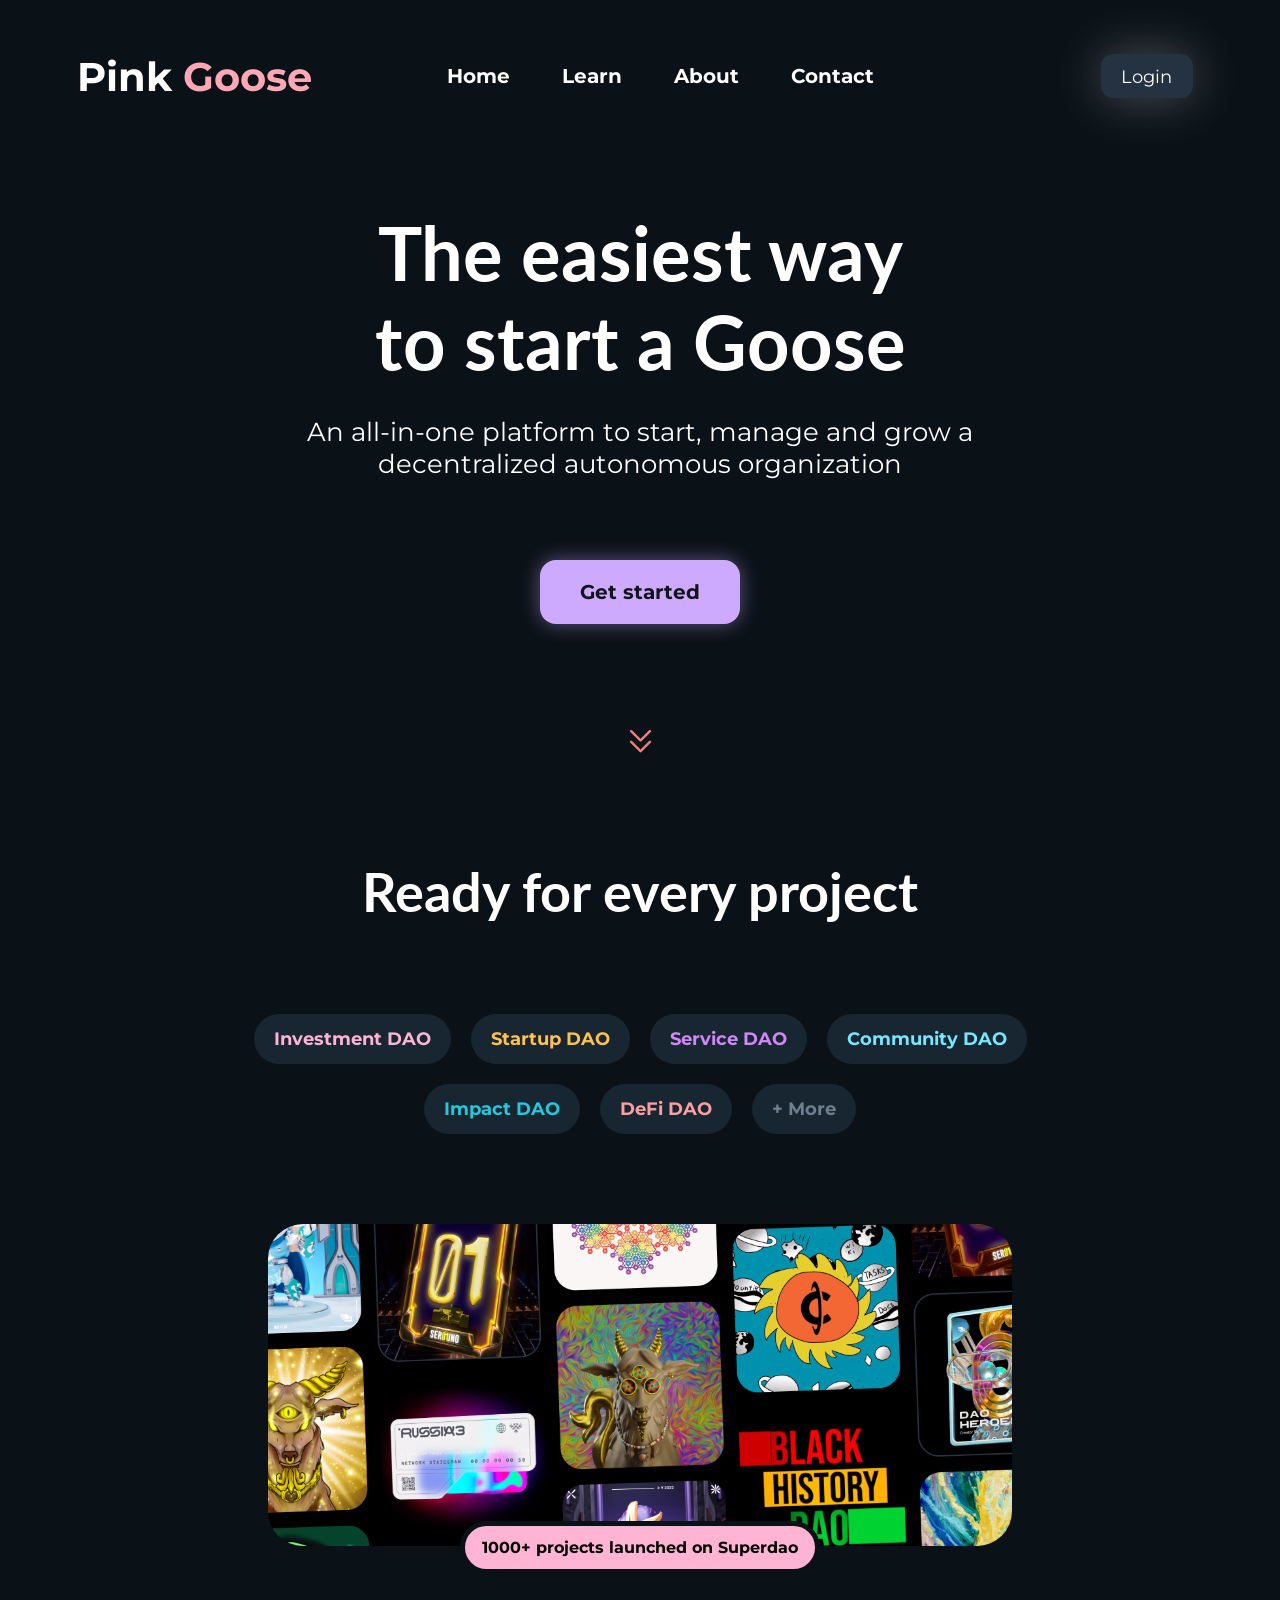
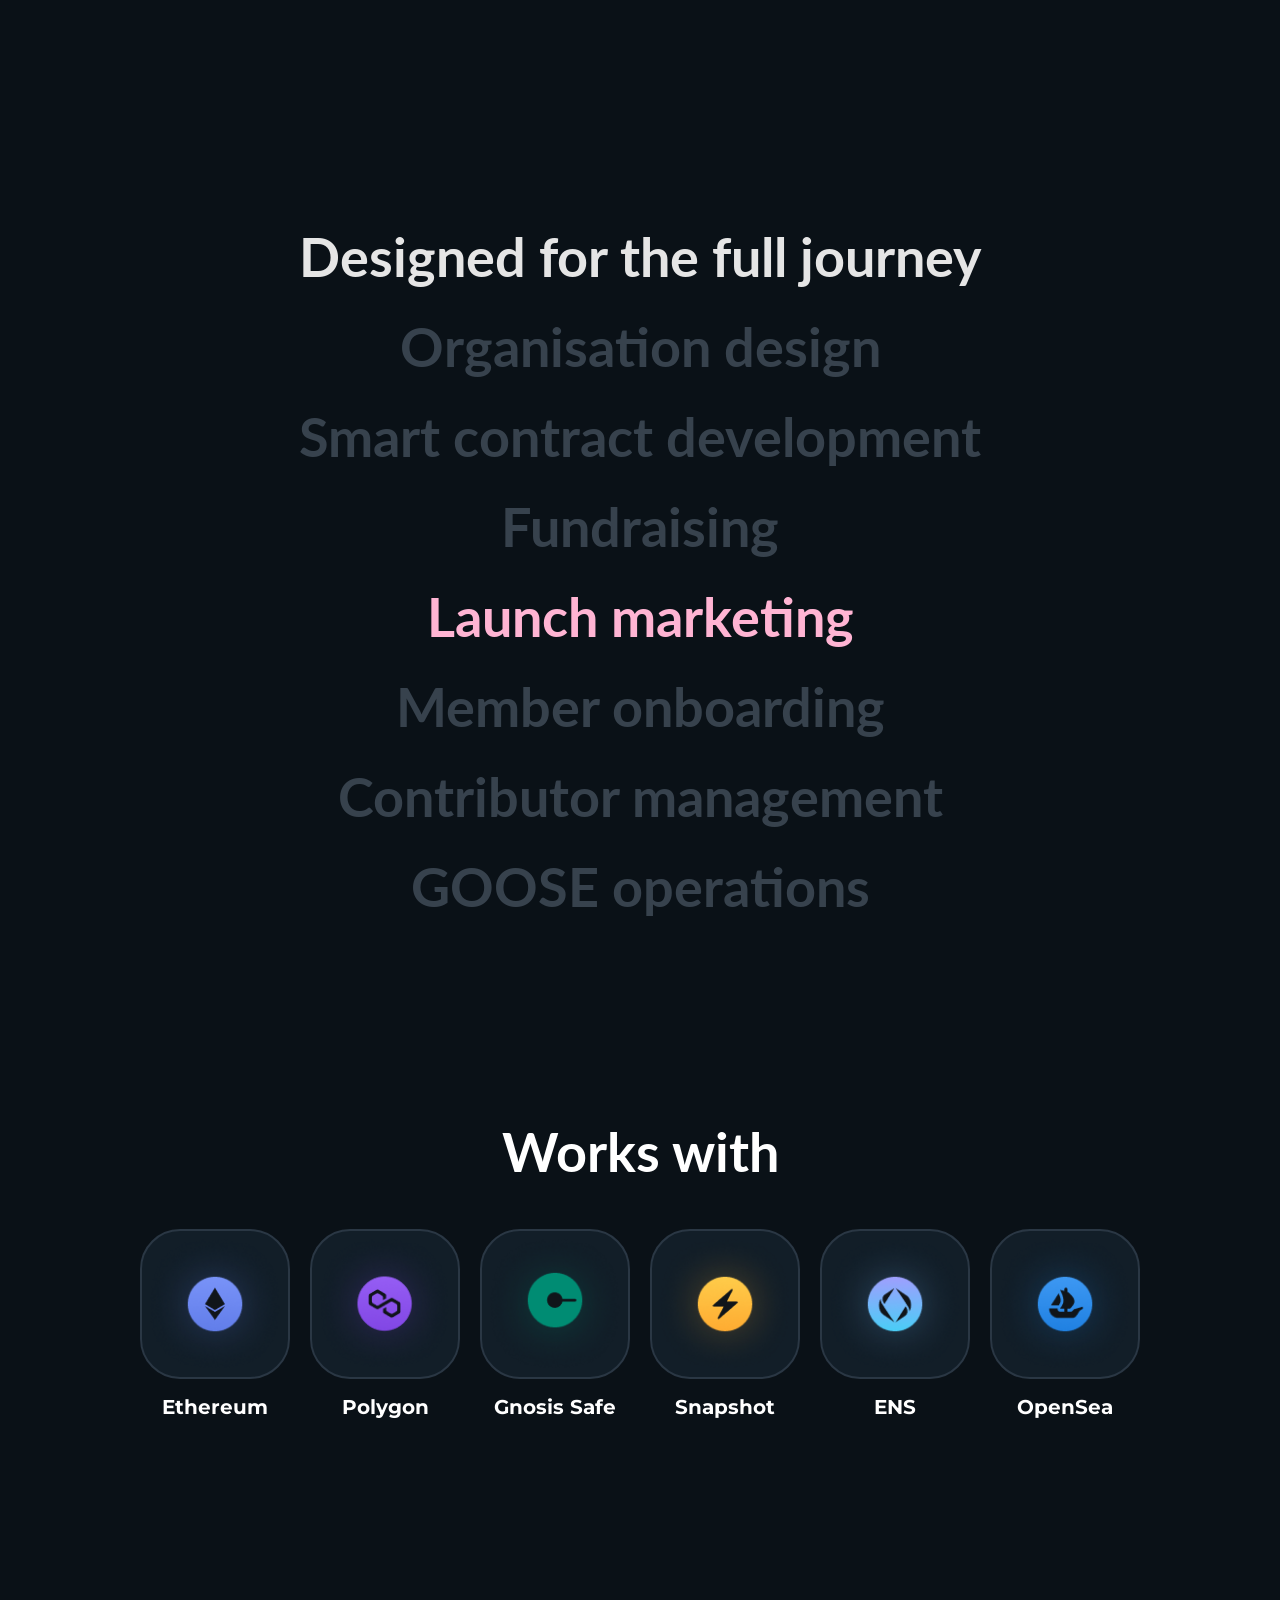
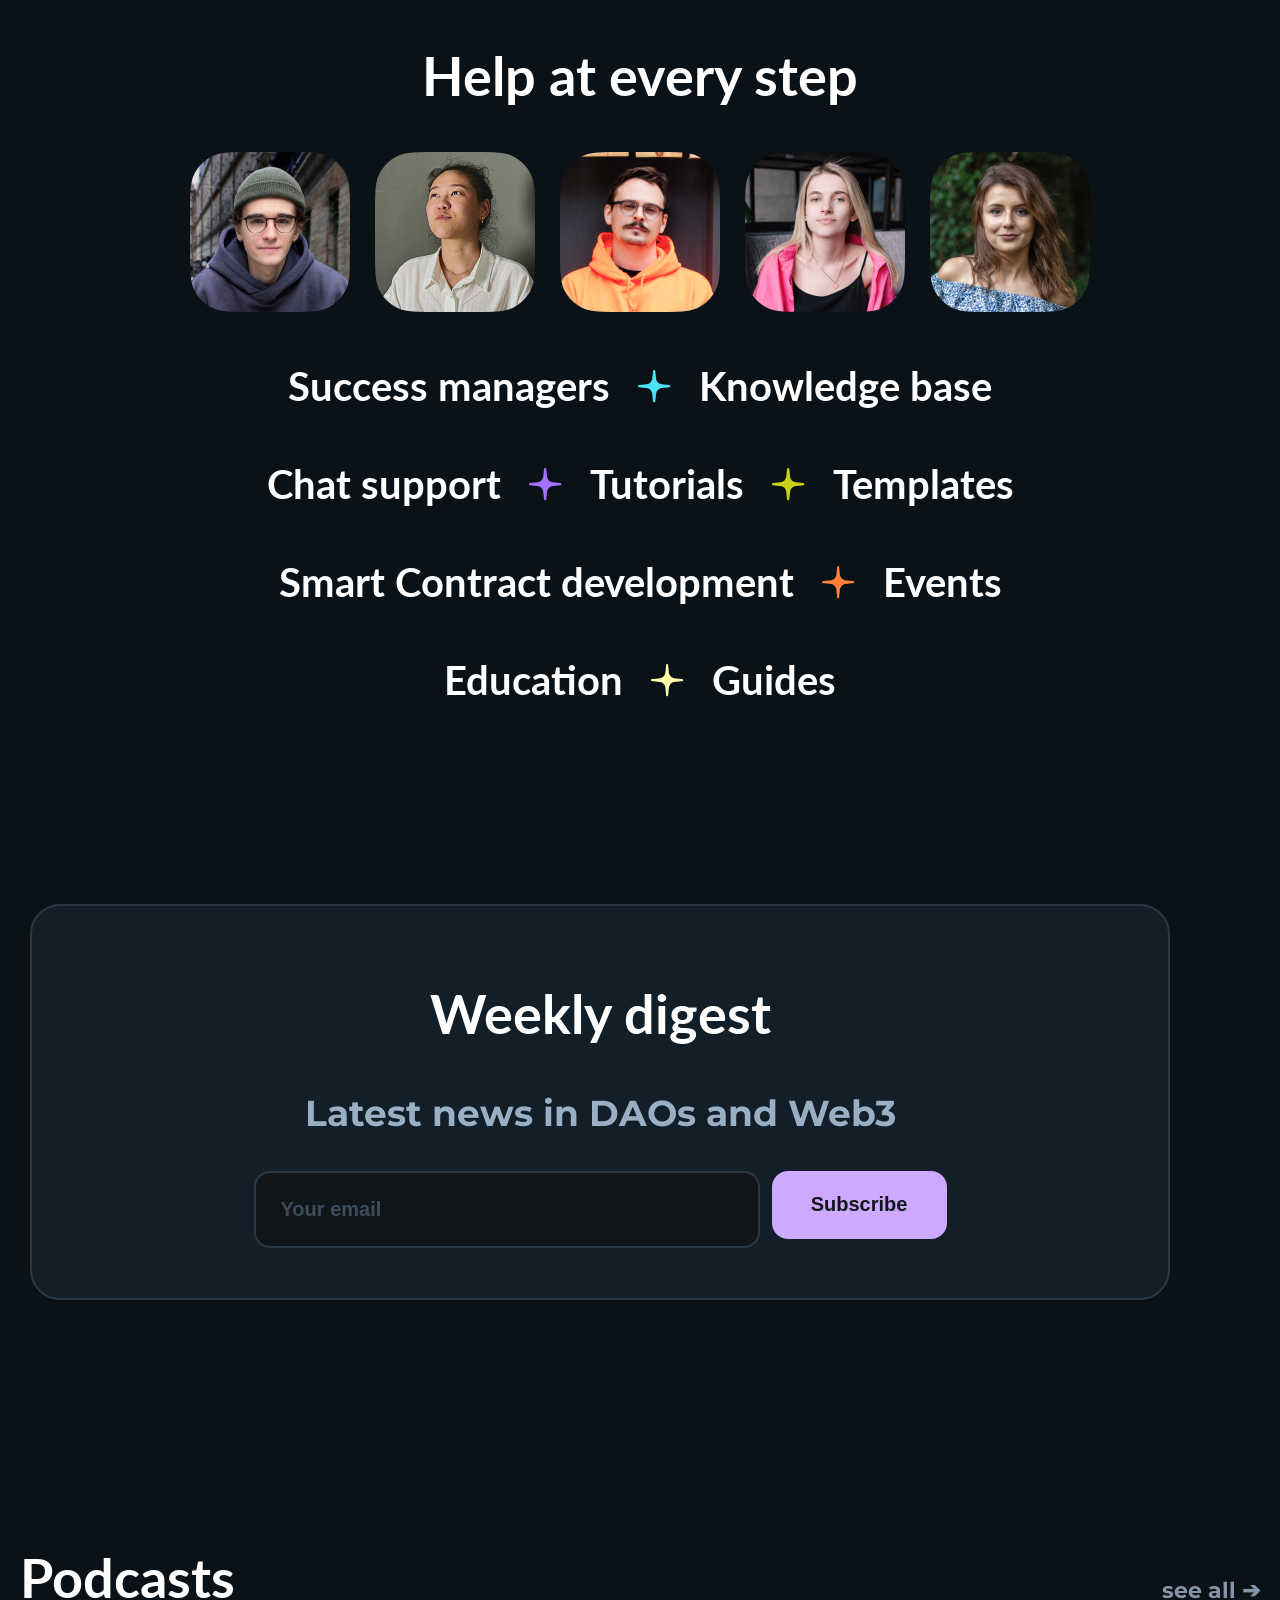
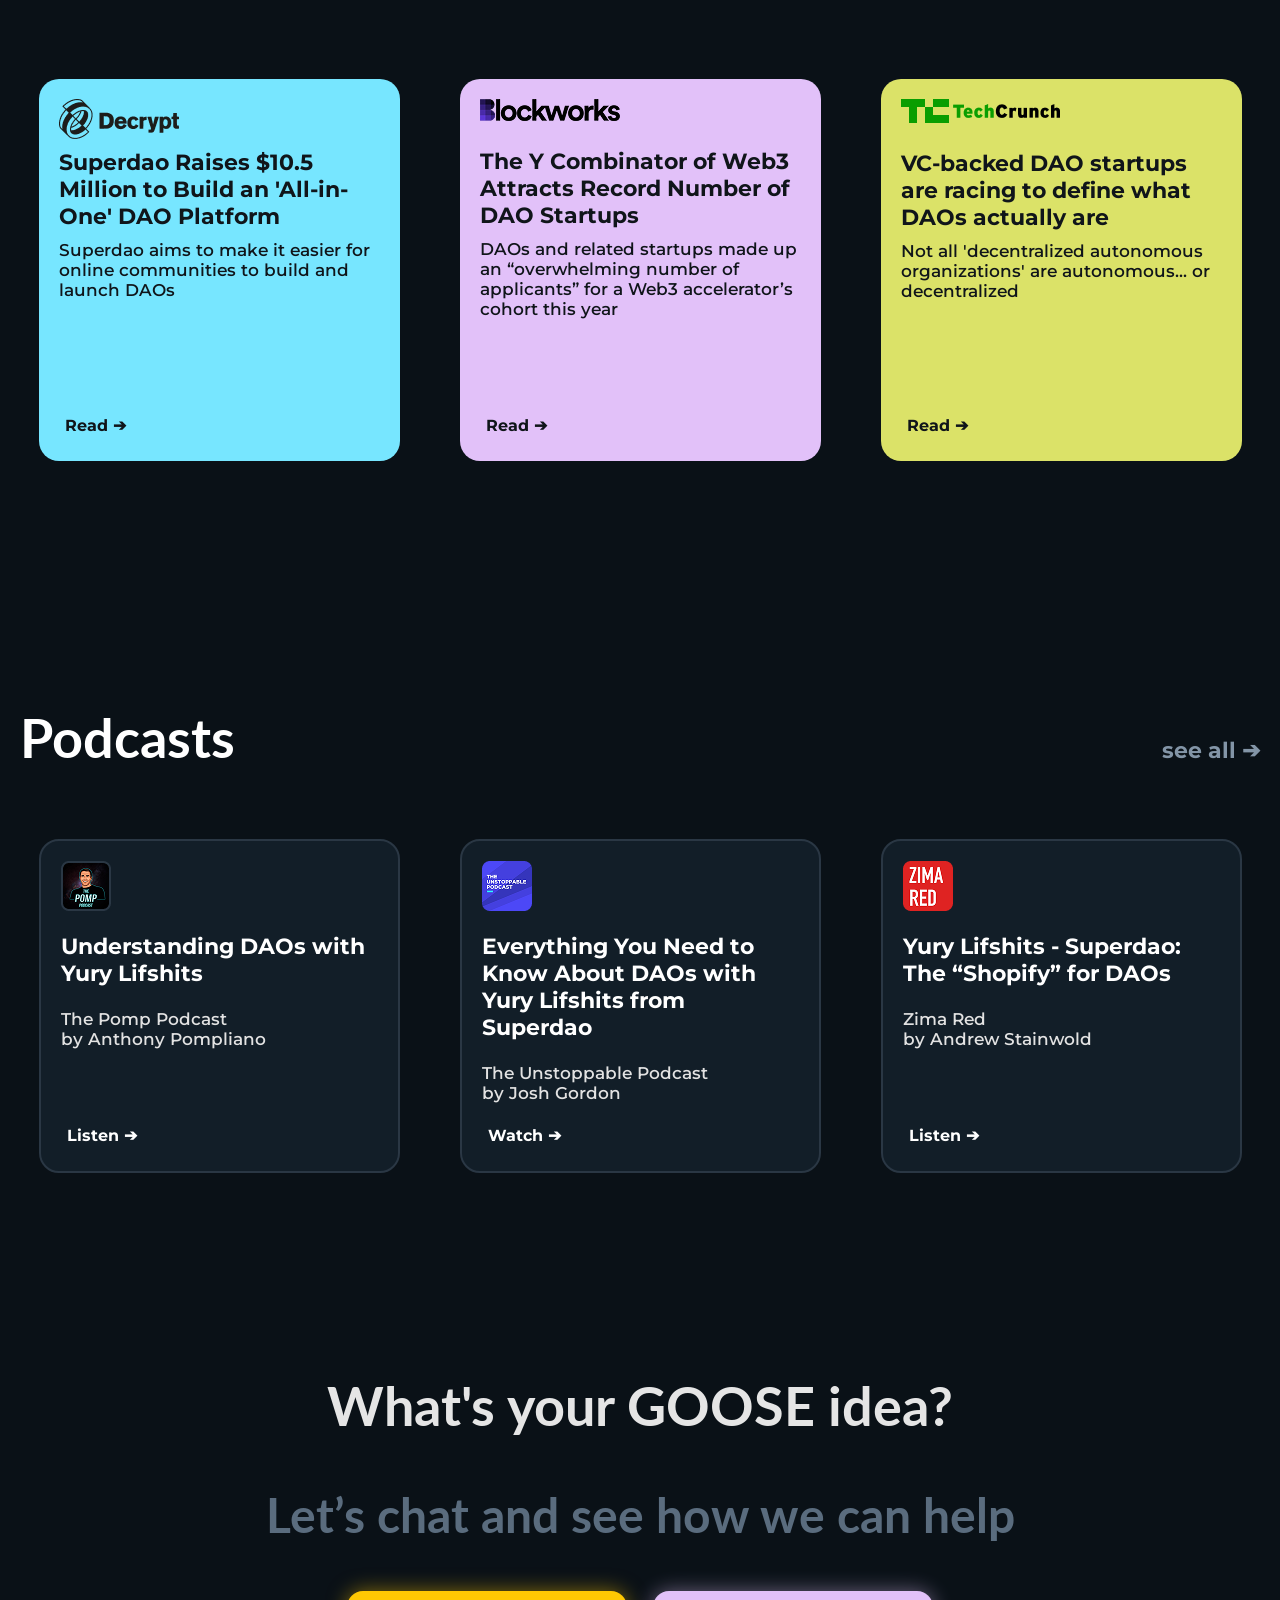
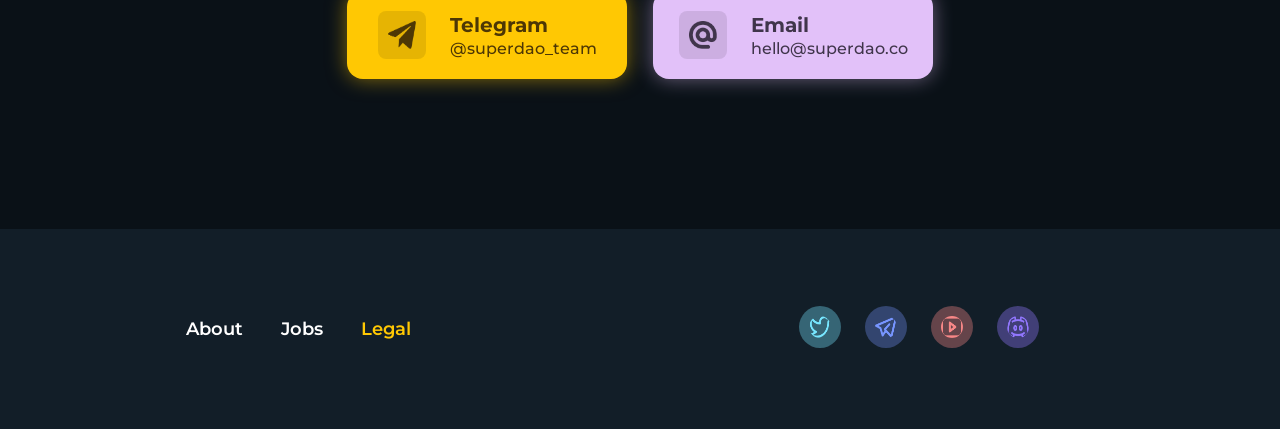
<file: index.html>
<!DOCTYPE html>
<html lang="en">
<head>
    <meta charset="UTF-8">
    <meta name="viewport" content="width=device-width, initial-scale=1.0">
    <title>PinkGoose</title>
    <link rel="stylesheet" href="style.css">
    <link rel="preconnect" href="https://fonts.googleapis.com">
    <link rel="preconnect" href="https://fonts.gstatic.com" crossorigin>
    <link href="https://fonts.googleapis.com/css2?family=Lato:ital,wght@0,100;0,300;0,400;0,700;0,900;1,100;1,300;1,400;1,700;1,900&family=Montserrat:ital,wght@0,100..900;1,100..900&display=swap" rel="stylesheet">
</head>
<body>
    <div class=" page-margins">
        <header>
            <nav class="nav-links">
                <a href="" class="logo">Pink <span class="goose-pink">Goose</span></a>
                <div class="nav-buttons-group">
                    <a class="nav-buttons" href="index.html">Home</a>
                    <a class="nav-buttons" href="learn.html">Learn</a>
                    <a class="nav-buttons" href="about.html">About</a>
                    <a class="nav-buttons" href="contact.html">Contact</a>   
                </div>
                <a class="login-button" href="">Login</a>
            </nav>
        </header>
        <main>
            <div class="hero">
                <h1 class="main-title-tekst">The easiest way to start a Goose</h1>
                <p class="hero-bio">An all-in-one platform to start, manage and grow a decentralized autonomous organization</p>
                <a class="get-started-button" href="">Get started</a>
            </div>
            <section>
                <img class="arrows-img" src="assets/double-down-arrows.png" alt="dubble down arrows">
            </section>
            <section id="about">
                <h2 class="h2-section1-text">Ready for every project</h2 >
                    <ul class="DAO-labels-container">
                        <li class="label-invest labels">Investment DAO</li>
                        <li class="label-startup labels">Startup DAO</li>
                        <li class="label-service labels">Service DAO</li>
                        <li class="label-community labels">Community DAO</li>
                        <li class="label-impact labels">Impact DAO</li>
                        <li class="label-deFi labels">DeFi DAO</li>
                        <li class="label-more labels">+ More</li>
                    </ul>
            </section>
            <section>
                <div class="projects">
                    <img class="projects-img" src="assets/projects-img.png" alt="projects-img">
                    <p class="projects-superdoa">1000+ projects launched on Superdao</p>
                </div>
                    <div class="backlight-superdoa"></div>
                <section class="the-journey">
                    <p class="designed-sentence sentences">Designed for the full journey</p>
                    <p class="organization-sentence sentences">Organisation design</p>
                    <p class="smart-sentence sentences">Smart contract development</p>
                    <p  class="fundraising-sentence sentences">Fundraising</p>
                    <p class="launch-sentence sentences">Launch marketing</p>
                    <p class="member-sentence sentences">Member onboarding</p>
                    <p class="contributor-sentence sentences">Contributor management</p>
                    <p class="goose-sentence sentences">GOOSE operations</p>
                </section>
            </section>
            <section class="works-with-sec">
                <h2 class="works-with">Works with</h2>
                <div class="backlight-blocks"></div>
                <div class="blocks">
                    <div>
                        <img class="block" src="assets/Icon_ethereum.png" alt="Ethereum icon">
                        <h3 class="block-label">Ethereum</h3>
                    </div>
                    <div>
                        <img class="block" src="assets/Icon_polygon.png" alt="Polygon icon">
                        <h3 class="block-label">Polygon</h3>
                    </div>
                    <div>
                        <img class="block" src="assets/Icon_gnosis-safe.png" alt="Gnosis Safe icon">
                        <h3 class="block-label">Gnosis Safe</h3>
                    </div>
                    <div>
                        <img class="block" src="assets/Icon_snapshot.png" alt="Snapshot icon">
                        <h3 class="block-label">Snapshot</h3>
                    </div>
                    <div>
                        <img class="block" src="assets/Avatar.png" alt="ENS icon">
                        <h3 class="block-label">ENS</h3>
                    </div>
                    <div>
                        <img class="block" src="assets/icon_opensea.png" alt="OpenSea icon">
                        <h3 class="block-label">OpenSea</h3>
                    </div>
                </div>
            </section>
            <section class="team-sec">
                <h2 class="help-at-every-step">Help at every step</h2>
                <div class="team-members">
                    <img src="assets/team-member1.png" alt="team member1" class="team-member">
                    <img src="assets/team-member2.png" alt="team member2" class="team-member">
                    <img src="assets/team-member3.png" alt="team member3" class="team-member">
                    <img src="assets/team-member4.png" alt="team member4" class="team-member">
                    <img src="assets/team-member5.png" alt="team member5" class="team-member">
                </div>
                <p class="team-text">Success managers <img src="assets/blue-star-inline.png" alt="blue small star"> Knowledge base</p>
                <p class="team-text">Chat support <img src="assets/purple-star-inline.png" alt="purple small star"> Tutorials <img src="assets/green-star-inline.png" alt="green small star"> Templates</p>
                <p class="team-text">Smart Contract development <img src="assets/orange-star-inline.png" alt="orange small star"> Events</p>
                <p class="team-text">Education <img src="assets/yellow-star-inline.png" alt="yellow small star"> Guides</p>
            </section>
            <section>
                <div class="news-form-div">
                    <div class="text-align-class">
                        <h2 class="news-form-h2">Weekly digest</h2>
                        <h3 class="Latest-news-h3">Latest news in DAOs and Web3</h3>
                    </div>
                    <form class="row">
                        <input class="input-box" type="email" placeholder="Your email" name="Email" required>
                        <button class="submit-button" type="submit">Subscribe</button>
                    </form>
                </div>
            </section>
            <section class="press-and-pod-sec">
                <div class="pos-h2-and-h3-press-and-pod-sec">
                    <h2 class="h2-press-and-pod-sec">Podcasts</h2>
                    <a class="see-all" href="">see all ➔</a>
                </div>
                <div class="divs-container-press-sec">
                    <div class="decrypt divs-press-sec">
                        <img src="assets/Decrypt-logo.png" alt="Decrypt logo">
                        <h3 class="divs-h3 divs-h3-decrypt">Superdao Raises $10.5 Million to Build an 'All-in-One' DAO Platform</h3>
                        <p class="divs-p-press-sec">Superdao aims to make it easier for online communities to build and launch DAOs</p>
                        <a class="divs-read" href="https://decrypt.co/">Read ➔</a>
                    </div>
                    <div class="blockworks divs-press-sec">
                        <img src="assets/Blockworks-logo.png" alt="Blockworks logo">
                        <h3 class="divs-h3 divs-h3-techcrunch">The Y Combinator of Web3 Attracts Record Number of DAO Startups</h3>
                        <p class="divs-p-press-sec">DAOs and related startups made up an “overwhelming number of applicants” for a Web3 accelerator’s cohort this year</p>
                        <a class="divs-read" href="https://blockworks.com/">Read ➔</a>
                    </div>
                    <div class="techcrunch divs-press-sec">
                        <img src="assets/TechCrunch-logo.png" alt="TechCrunch-logo">
                        <h3 class="divs-h3 divs-h3-blockworks">VC-backed DAO startups are racing to define what DAOs actually are</h3>
                        <p class="divs-p-press-sec">Not all 'decentralized autonomous organizations' are autonomous... or decentralized</p>
                        <a class="divs-read" href="https://techcrunch.com/">Read ➔</a>
                    </div>
                </div>
            </section>
            <section class="press-and-pod-sec">
                <div class="pos-h2-and-h3-press-and-pod-sec">
                    <h2 class="h2-press-and-pod-sec">Podcasts</h2>
                    <a class="see-all" href="">see all ➔</a>
                </div>
                <div class="divs-container-pod-sec">
                    <div class="divs-pod-sec">
                        <img src="assets/the-pomp-podcast.png" alt="Decrypt logo">
                        <h3 class="divs-h3">Understanding DAOs with Yury Lifshits</h3>
                        <p class="divs-p-pod-sec">The Pomp Podcast</p>
                        <p class="divs-p-pod-sec">by Anthony Pompliano</p>                        
                        <a class="divs-read" href="https://open.spotify.com/show/0bn8XQHWGxXULjhp1jRmOJ">Listen ➔</a>
                    </div>
                    <div class="divs-pod-sec">
                        <img src="assets/the-unstoppable-podcast.png" alt="Blockworks logo">
                        <h3 class="divs-h3">Everything You Need to Know About DAOs with Yury Lifshits from Superdao</h3>
                        <p class="divs-p-pod-sec">The Unstoppable Podcast</p>
                        <p class="divs-p-pod-sec">by Josh Gordon</p>                        
                        <a class="divs-read" href="https://open.spotify.com/show/1DgJYddsVTlhK7RghiASh5">Watch ➔</a>
                    </div>
                    <div class="divs-pod-sec">
                        <img src="assets/zimma-red.png" alt="TechCrunch-logo">
                        <h3 class="divs-h3">Yury Lifshits - Superdao: The “Shopify” for DAOs</h3>
                        <p class="divs-p-pod-sec">Zima Red</p>
                        <p class="divs-p-pod-sec">by Andrew Stainwold</p>                        
                        <a class="divs-read" href="https://open.spotify.com/show/2LcySlifxkbbHUwJKzvfU4">Listen ➔</a>
                    </div>
                </div>
            </section>
            <section class="contact-hero">
                <h2 class="contact-h2">What's your GOOSE idea?</h2>
                <h3 class="contact-h3">Let’s chat and see how we can help</h3>
                <div class="contact-options">
                    <a class="contact-card telegram-card" href="https://web.telegram.org/">
                        <img class="contact-icon" src="assets/telegram-icon.png" alt="Telegram icon">
                        <div class="contact-copy">
                            <h4 class="contact-label">Telegram</h4>
                            <p class="contact-handle">@superdao_team</p>
                        </div>
                    </a>
                    <a class="contact-card email-card" href="mailto:hello@superdao.co">
                        <img class="contact-icon" src="assets/@-icon.png" alt="Email icon">
                        <div class="contact-copy">
                            <h4 class="contact-label">Email</h4>
                            <p class="contact-handle">hello@superdao.co</p>
                        </div>
                    </a>
                </div>
            </section>
        </main>
        <footer>
            <div class="footer-box">
                <nav>
                    <a class="about-button-ft footer-button" href="about.html">About</a>
                    <a class="jobs-button-ft footer-button" href="">Jobs</a>
                    <a class="legal-button-ft footer-button" href="">Legal</a>
                </nav>
                <div class="socials">
                    <a class="x-img all-social-icons" href="https://x.com/"> <img src="assets/twitter-outline.png" alt="twitter icon"></a> 
                    <a class="msg-img all-social-icons" href="https://web.whatsapp.com/"> <img src="assets/message-outline.png" alt="messages icon"></a>
                    <a class="yt-img all-social-icons" href="https://www.youtube.com/"> <img src="assets/youtube-outline.png" alt="youtube icon"></a>
                    <a class="dc-img all-social-icons" href="https://discord.com/"> <img src="assets/discord-outline.png" alt="discord icon"></a>
                </div>
            </div>
        </footer>
    </div>
</body>
</html>
</file>
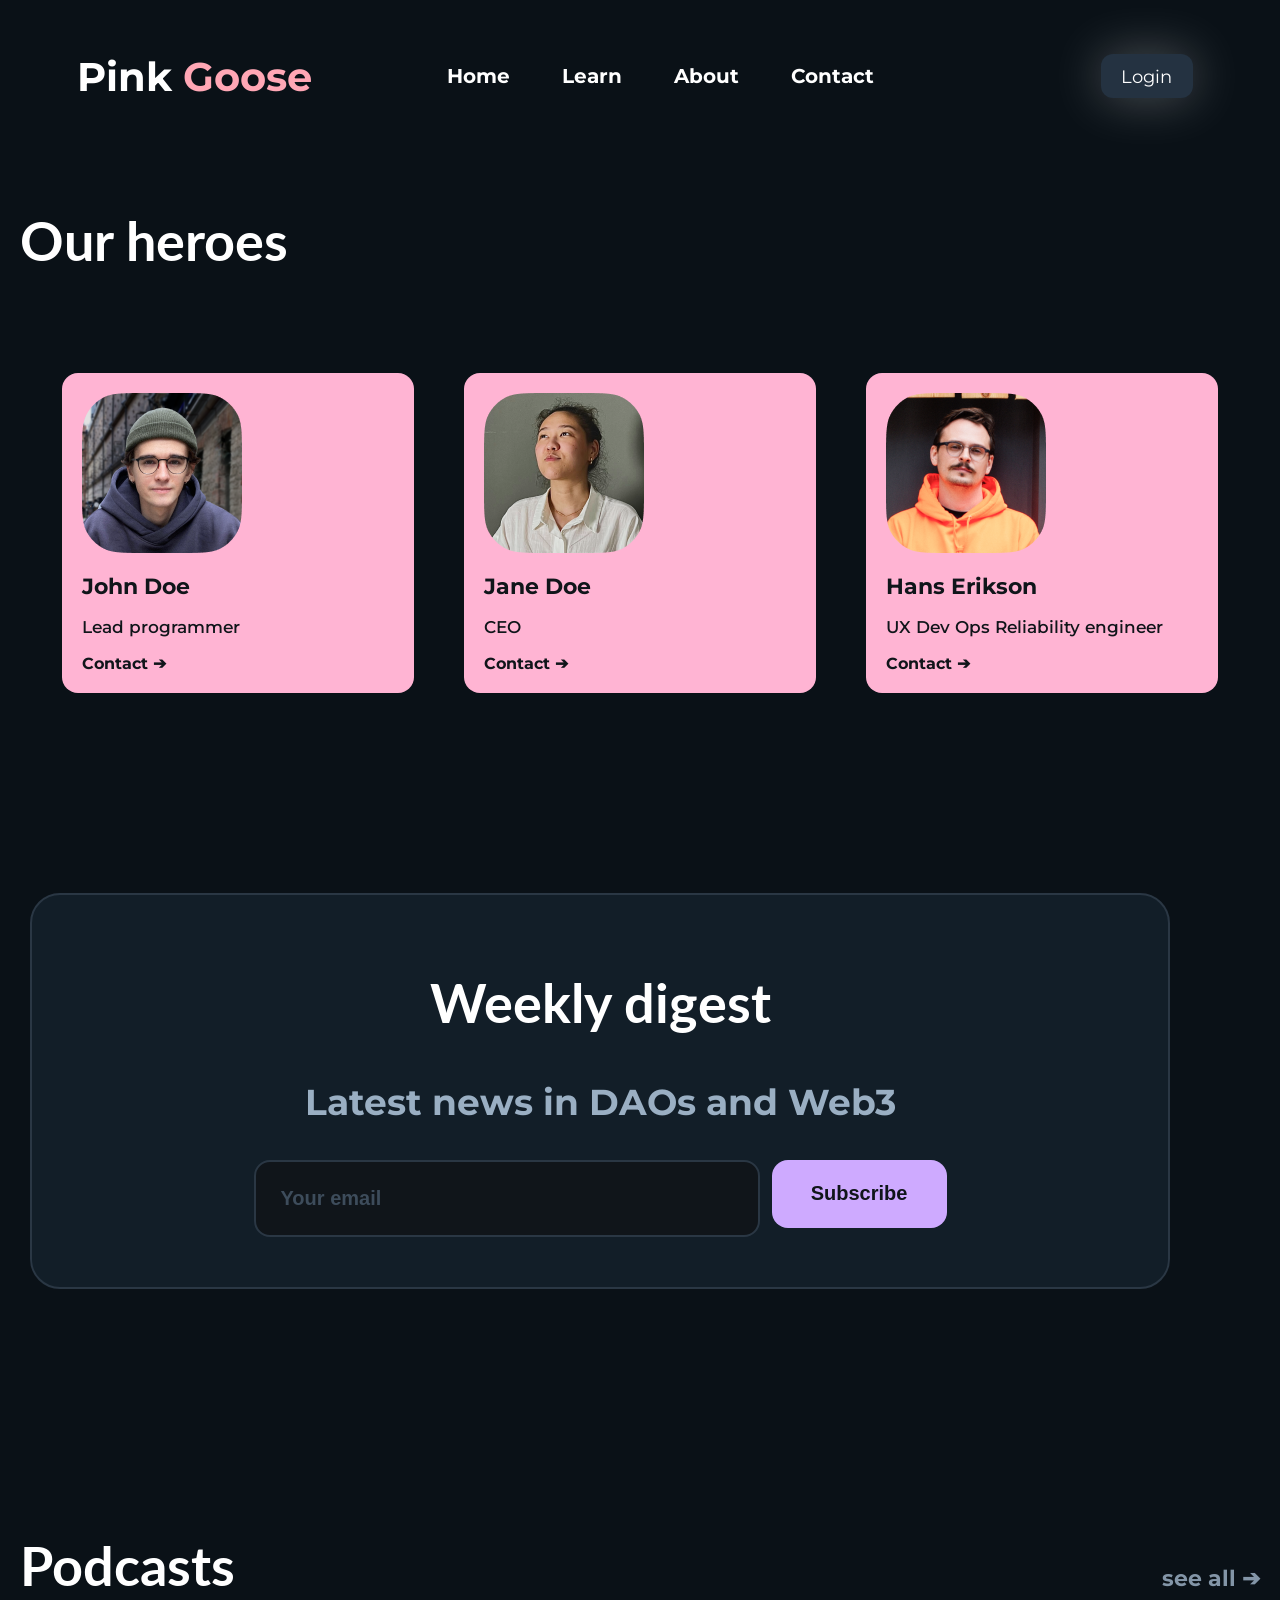
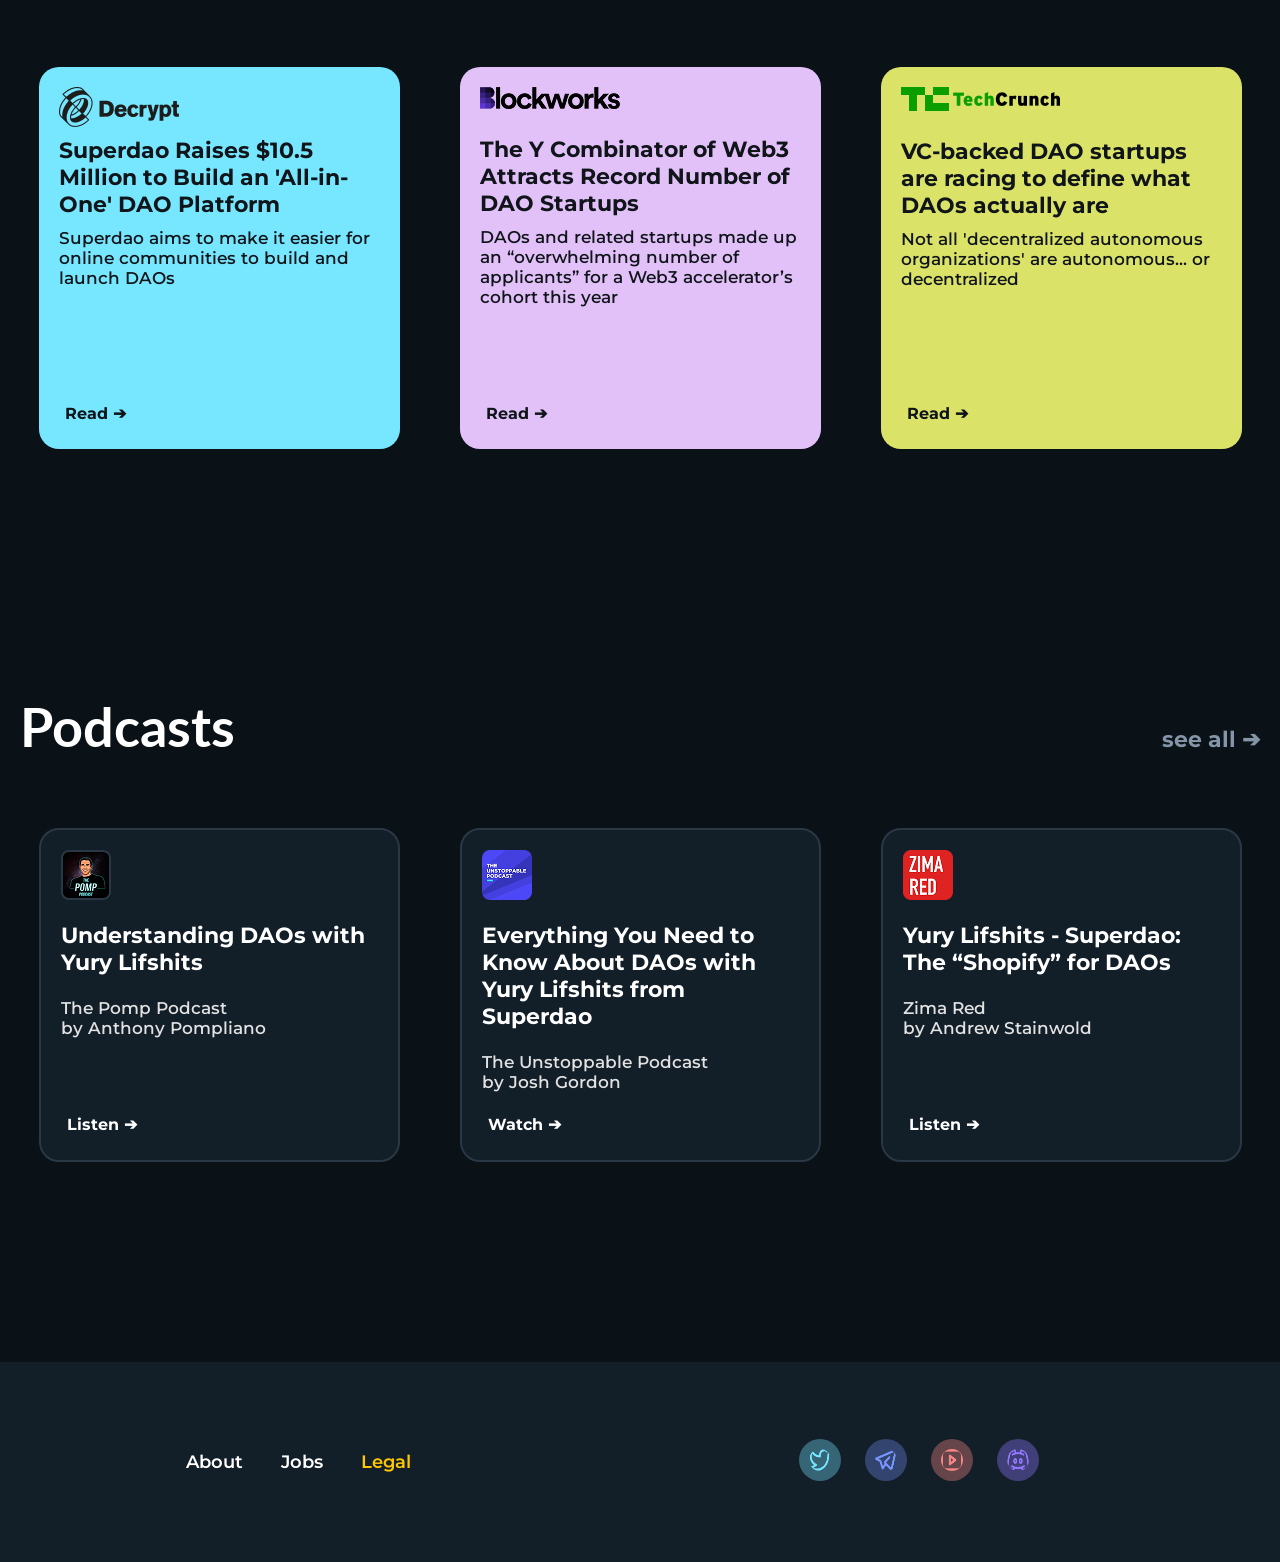
<file: about.html>
<!DOCTYPE html>
<html lang="en">
<head>
    <meta charset="UTF-8">
    <meta name="viewport" content="width=device-width, initial-scale=1.0">
    <title>PinkGoose</title>
    <link rel="stylesheet" href="style.css">
    <link rel="preconnect" href="https://fonts.googleapis.com">
    <link rel="preconnect" href="https://fonts.gstatic.com" crossorigin>
    <link href="https://fonts.googleapis.com/css2?family=Lato:ital,wght@0,100;0,300;0,400;0,700;0,900;1,100;1,300;1,400;1,700;1,900&family=Montserrat:ital,wght@0,100..900;1,100..900&display=swap" rel="stylesheet">
</head>
<body>
    <div class=" page-margins">
        <header>
            <nav class="nav-links">
                <a href="" class="logo">Pink <span class="goose-pink">Goose</span></a>
                <div class="nav-buttons-group">
                    <a class="nav-buttons" href="index.html">Home</a>
                    <a class="nav-buttons" href="learn.html">Learn</a>
                    <a class="nav-buttons" href="about.html">About</a>
                    <a class="nav-buttons" href="contact.html">Contact</a>   
                </div>
                <a class="login-button" href="">Login</a>
            </nav>
        </header>
        <main>
            <section>
                <h2 class="our-hero-h2">Our heroes</h2>
                <div class="our-hero-divs">
                    <div class="our-hero-div">
                        <img class="contact-img-team" src="assets/team-member1.png" alt="team member1">
                        <h4 class="team-member-name">John Doe</h4>
                        <p class="team-member-role">Lead programmer</p>
                        <a class="contact-button" href="contact.html">Contact ➔</a>
                    </div>
                    <div class="our-hero-div">
                        <img class="contact-img-team" src="assets/team-member2.png" alt="team member2">
                        <h4 class="team-member-name">Jane Doe</h4>
                        <p class="team-member-role">CEO</p>
                        <a class="contact-button" href="contact.html">Contact ➔</a>
                    </div>
                    <div class="our-hero-div">
                        <img class="contact-img-team" src="assets/team-member3.png" alt="team member3">
                        <h4 class="team-member-name">Hans Erikson</h4>
                        <p class="team-member-role">UX Dev Ops Reliability engineer</p>
                        <a class="contact-button" href="contact.html">Contact ➔</a>
                    </div>
                </div>
            </section>
            <section>
                <div class="news-form-div">
                    <div class="text-align-class">
                        <h2 class="news-form-h2">Weekly digest</h2>
                        <h3 class="Latest-news-h3">Latest news in DAOs and Web3</h3>
                    </div>
                    <form class="row">
                        <input class="input-box" type="email" placeholder="Your email" name="Email" required>
                        <button class="submit-button" type="submit">Subscribe</button>
                    </form>
                </div>
            </section>
            <section class="press-and-pod-sec">
                <div class="pos-h2-and-h3-press-and-pod-sec">
                    <h2 class="h2-press-and-pod-sec">Podcasts</h2>
                    <a class="see-all" href="">see all ➔</a>
                </div>
                <div class="divs-container-press-sec">
                    <div class="decrypt divs-press-sec">
                        <img src="assets/Decrypt-logo.png" alt="Decrypt logo">
                        <h3 class="divs-h3 divs-h3-decrypt">Superdao Raises $10.5 Million to Build an 'All-in-One' DAO Platform</h3>
                        <p class="divs-p-press-sec">Superdao aims to make it easier for online communities to build and launch DAOs</p>
                        <a class="divs-read" href="https://decrypt.co/">Read ➔</a>
                    </div>
                    <div class="blockworks divs-press-sec">
                        <img src="assets/Blockworks-logo.png" alt="Blockworks logo">
                        <h3 class="divs-h3 divs-h3-techcrunch">The Y Combinator of Web3 Attracts Record Number of DAO Startups</h3>
                        <p class="divs-p-press-sec">DAOs and related startups made up an “overwhelming number of applicants” for a Web3 accelerator’s cohort this year</p>
                        <a class="divs-read" href="https://blockworks.com/">Read ➔</a>
                    </div>
                    <div class="techcrunch divs-press-sec">
                        <img src="assets/TechCrunch-logo.png" alt="TechCrunch-logo">
                        <h3 class="divs-h3 divs-h3-blockworks">VC-backed DAO startups are racing to define what DAOs actually are</h3>
                        <p class="divs-p-press-sec">Not all 'decentralized autonomous organizations' are autonomous... or decentralized</p>
                        <a class="divs-read" href="https://techcrunch.com/">Read ➔</a>
                    </div>
                </div>
            </section>
            <section class="press-and-pod-sec">
                <div class="pos-h2-and-h3-press-and-pod-sec">
                    <h2 class="h2-press-and-pod-sec">Podcasts</h2>
                    <a class="see-all" href="">see all ➔</a>
                </div>
                <div class="divs-container-pod-sec">
                    <div class="divs-pod-sec">
                        <img src="assets/the-pomp-podcast.png" alt="Decrypt logo">
                        <h3 class="divs-h3">Understanding DAOs with Yury Lifshits</h3>
                        <p class="divs-p-pod-sec">The Pomp Podcast</p>
                        <p class="divs-p-pod-sec">by Anthony Pompliano</p>                        
                        <a class="divs-read" href="https://open.spotify.com/show/0bn8XQHWGxXULjhp1jRmOJ">Listen ➔</a>
                    </div>
                    <div class="divs-pod-sec">
                        <img src="assets/the-unstoppable-podcast.png" alt="Blockworks logo">
                        <h3 class="divs-h3">Everything You Need to Know About DAOs with Yury Lifshits from Superdao</h3>
                        <p class="divs-p-pod-sec">The Unstoppable Podcast</p>
                        <p class="divs-p-pod-sec">by Josh Gordon</p>                        
                        <a class="divs-read" href="https://open.spotify.com/show/1DgJYddsVTlhK7RghiASh5">Watch ➔</a>
                    </div>
                    <div class="divs-pod-sec">
                        <img src="assets/zimma-red.png" alt="TechCrunch-logo">
                        <h3 class="divs-h3">Yury Lifshits - Superdao: The “Shopify” for DAOs</h3>
                        <p class="divs-p-pod-sec">Zima Red</p>
                        <p class="divs-p-pod-sec">by Andrew Stainwold</p>                        
                        <a class="divs-read" href="https://open.spotify.com/show/2LcySlifxkbbHUwJKzvfU4">Listen ➔</a>
                    </div>
                </div>
            </section>
        </main>
        <footer>
            <div class="footer-box">
                <nav class="nav-buttons-ft">
                    <a class="about-button-ft footer-button" href="about.html">About</a>
                    <a class="jobs-button-ft footer-button" href="">Jobs</a>
                    <a class="legal-button-ft footer-button" href="">Legal</a>
                </nav>
                <div class="socials">
                    <a class="x-img all-social-icons" href="https://x.com/"> <img src="assets/twitter-outline.png" alt="twitter icon"></a> 
                    <a class="msg-img all-social-icons" href="https://web.whatsapp.com/"> <img src="assets/message-outline.png" alt="messages icon"></a>
                    <a class="yt-img all-social-icons" href="https://www.youtube.com/"> <img src="assets/youtube-outline.png" alt="youtube icon"></a>
                    <a class="dc-img all-social-icons" href="https://discord.com/channels/@me"> <img src="assets/discord-outline.png" alt="discord icon"></a>
                </div>
            </div>
        </footer>
    </div>
</body>
</html>
</file>
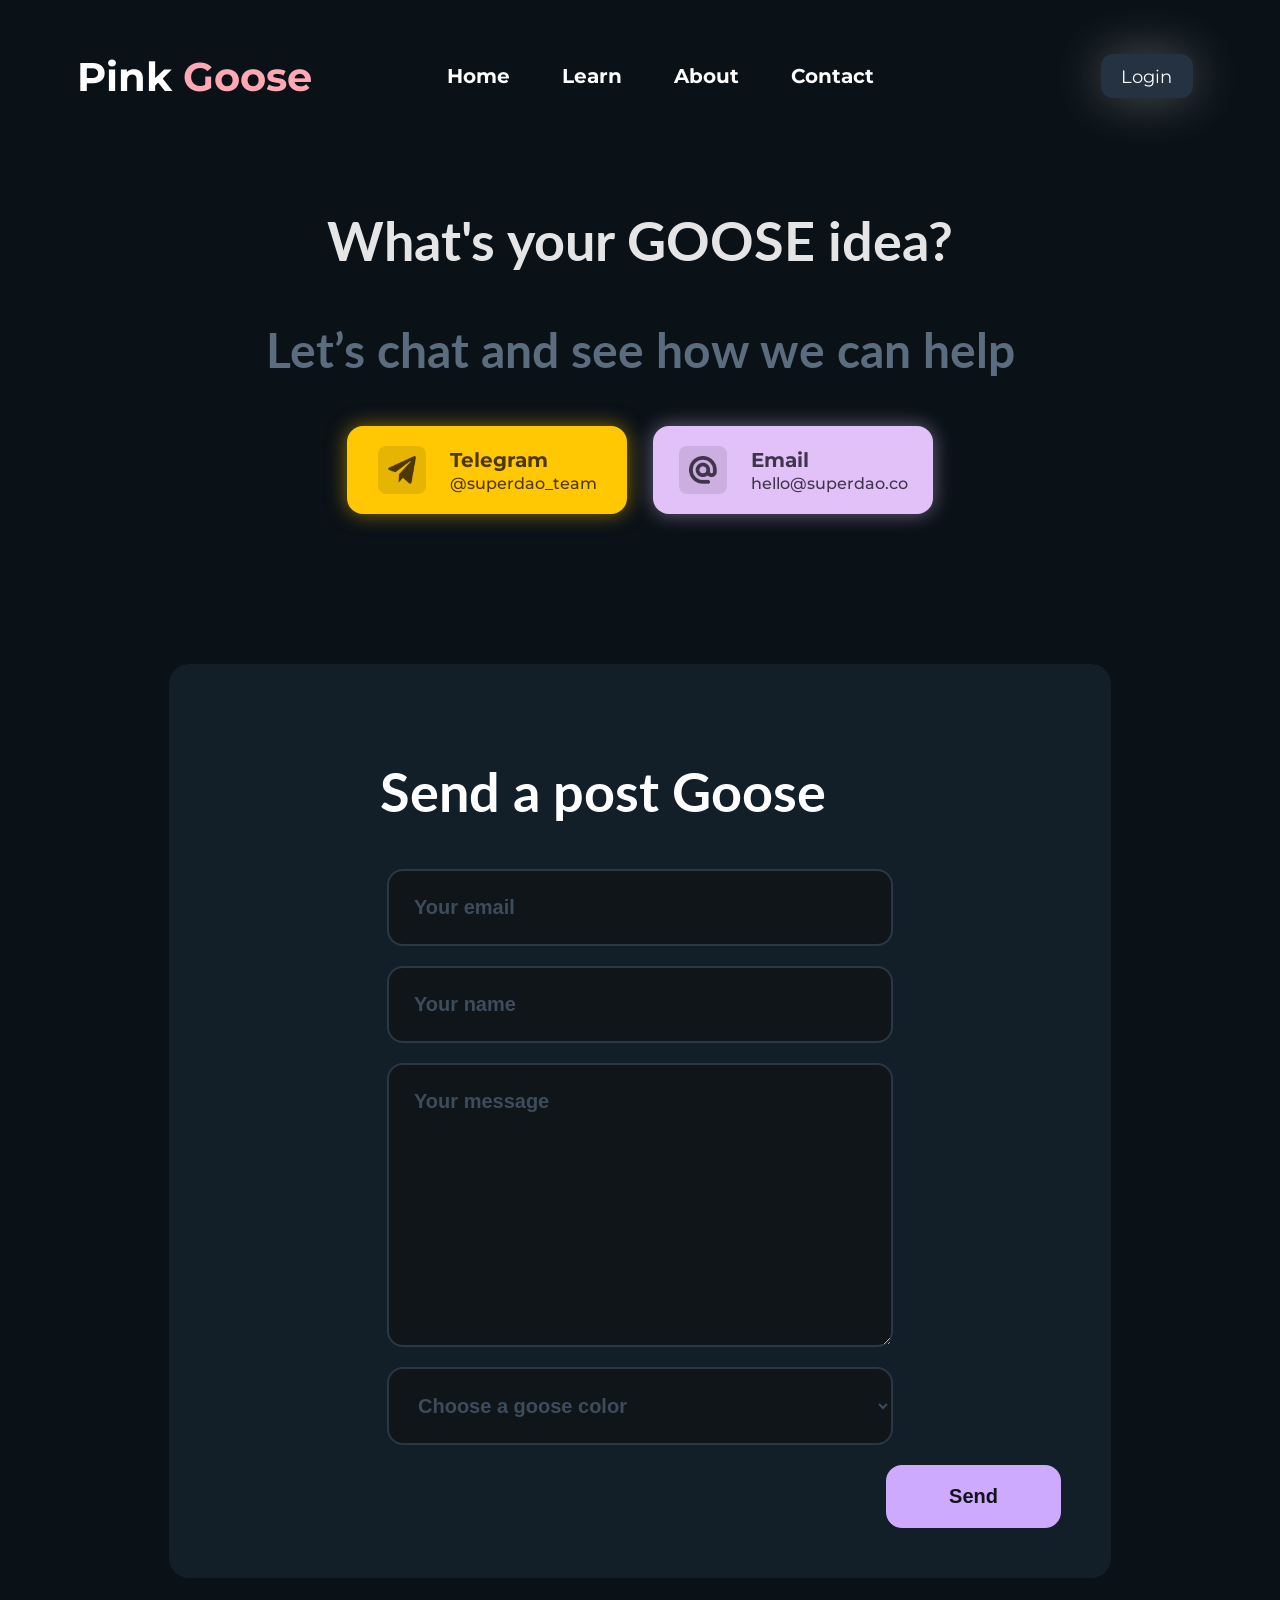
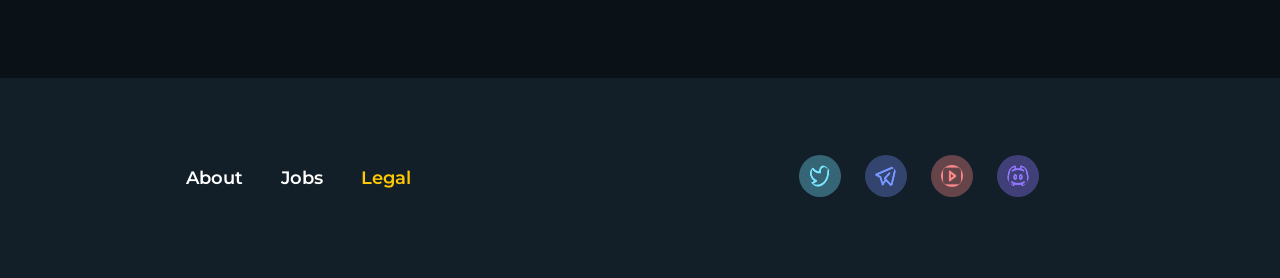
<file: contact.html>
<!DOCTYPE html>
<html lang="en">
<head>
    <meta charset="UTF-8">
    <meta name="viewport" content="width=device-width, initial-scale=1.0">
    <title>PinkGoose</title>
    <link rel="stylesheet" href="style.css">
    <link rel="preconnect" href="https://fonts.googleapis.com">
    <link rel="preconnect" href="https://fonts.gstatic.com" crossorigin>
    <link href="https://fonts.googleapis.com/css2?family=Lato:ital,wght@0,100;0,300;0,400;0,700;0,900;1,100;1,300;1,400;1,700;1,900&family=Montserrat:ital,wght@0,100..900;1,100..900&display=swap" rel="stylesheet">
</head>
<body>
    <div class=" page-margins">
        <header>
            <nav class="nav-links">
                <a href="" class="logo">Pink <span class="goose-pink">Goose</span></a>
                <div class="nav-buttons-group">
                    <a class="nav-buttons" href="index.html">Home</a>
                    <a class="nav-buttons" href="learn.html">Learn</a>
                    <a class="nav-buttons" href="about.html">About</a>
                    <a class="nav-buttons" href="contact.html">Contact</a>   
                </div>
                <a class="login-button" href="">Login</a>
            </nav>
        </header>
        <main>
            <section class="contact-hero">
                <h2 class="contact-h2">What's your GOOSE idea?</h2>
                <h3 class="contact-h3">Let’s chat and see how we can help</h3>
                <div class="contact-options">
                    <a class="contact-card telegram-card" href="https://web.telegram.org/">
                        <img class="contact-icon" src="assets/telegram-icon.png" alt="Telegram icon">
                        <div class="contact-copy">
                            <h4 class="contact-label">Telegram</h4>
                            <p class="contact-handle">@superdao_team</p>
                        </div>
                    </a>
                    <a class="contact-card email-card" href="mailto:hello@superdao.co">
                        <img class="contact-icon" src="assets/@-icon.png" alt="Email icon">
                        <div class="contact-copy">
                            <h4 class="contact-label">Email</h4>
                            <p class="contact-handle">hello@superdao.co</p>
                        </div>
                    </a>
                </div>
            </section>
            <section>
                <form>
                    <div class="contact-form-div">
                        <h2 class="contact-form-h2">Send a post Goose</h2>
                        <input class="input-box" type="email" name="Email" placeholder="Your email" required>
                        <input class="input-box" type="text" name="Name" placeholder="Your name" required>
                        <textarea class="input-box" type="text" rows="10" cols="50" name="Your message" placeholder="Your message" required></textarea>
                        <select class="select-box" name="Goose color" id="Goose color" required>
                            <option value="" disabled selected>Choose a goose color</option>
                            <option value="Red">Red</option>
                            <option value="White">White</option>
                            <option value="Blue">Blue</option>
                            <option value="Black">Black</option>
                        </select>
                        <button class="submit-button send-button" type="submit">Send</button>
                    </div>
                </form>
            </section>
        </main>
        <footer>
            <div class="footer-box">
                <nav class="nav-buttons-ft">
                    <a class="about-button-ft footer-button" href="about.html">About</a>
                    <a class="jobs-button-ft footer-button" href="">Jobs</a>
                    <a class="legal-button-ft footer-button" href="">Legal</a>
                </nav>
                <div class="socials">
                    <a class="x-img all-social-icons" href="https://x.com/"> <img src="assets/twitter-outline.png" alt="twitter icon"></a> 
                    <a class="msg-img all-social-icons" href="https://web.whatsapp.com/"> <img src="assets/message-outline.png" alt="messages icon"></a>
                    <a class="yt-img all-social-icons" href="https://www.youtube.com/"> <img src="assets/youtube-outline.png" alt="youtube icon"></a>
                    <a class="dc-img all-social-icons" href="https://discord.com/channels/@me"> <img src="assets/discord-outline.png" alt="discord icon"></a>
                </div>
            </div>
        </footer>
    </div>
</body>
</html>
</file>
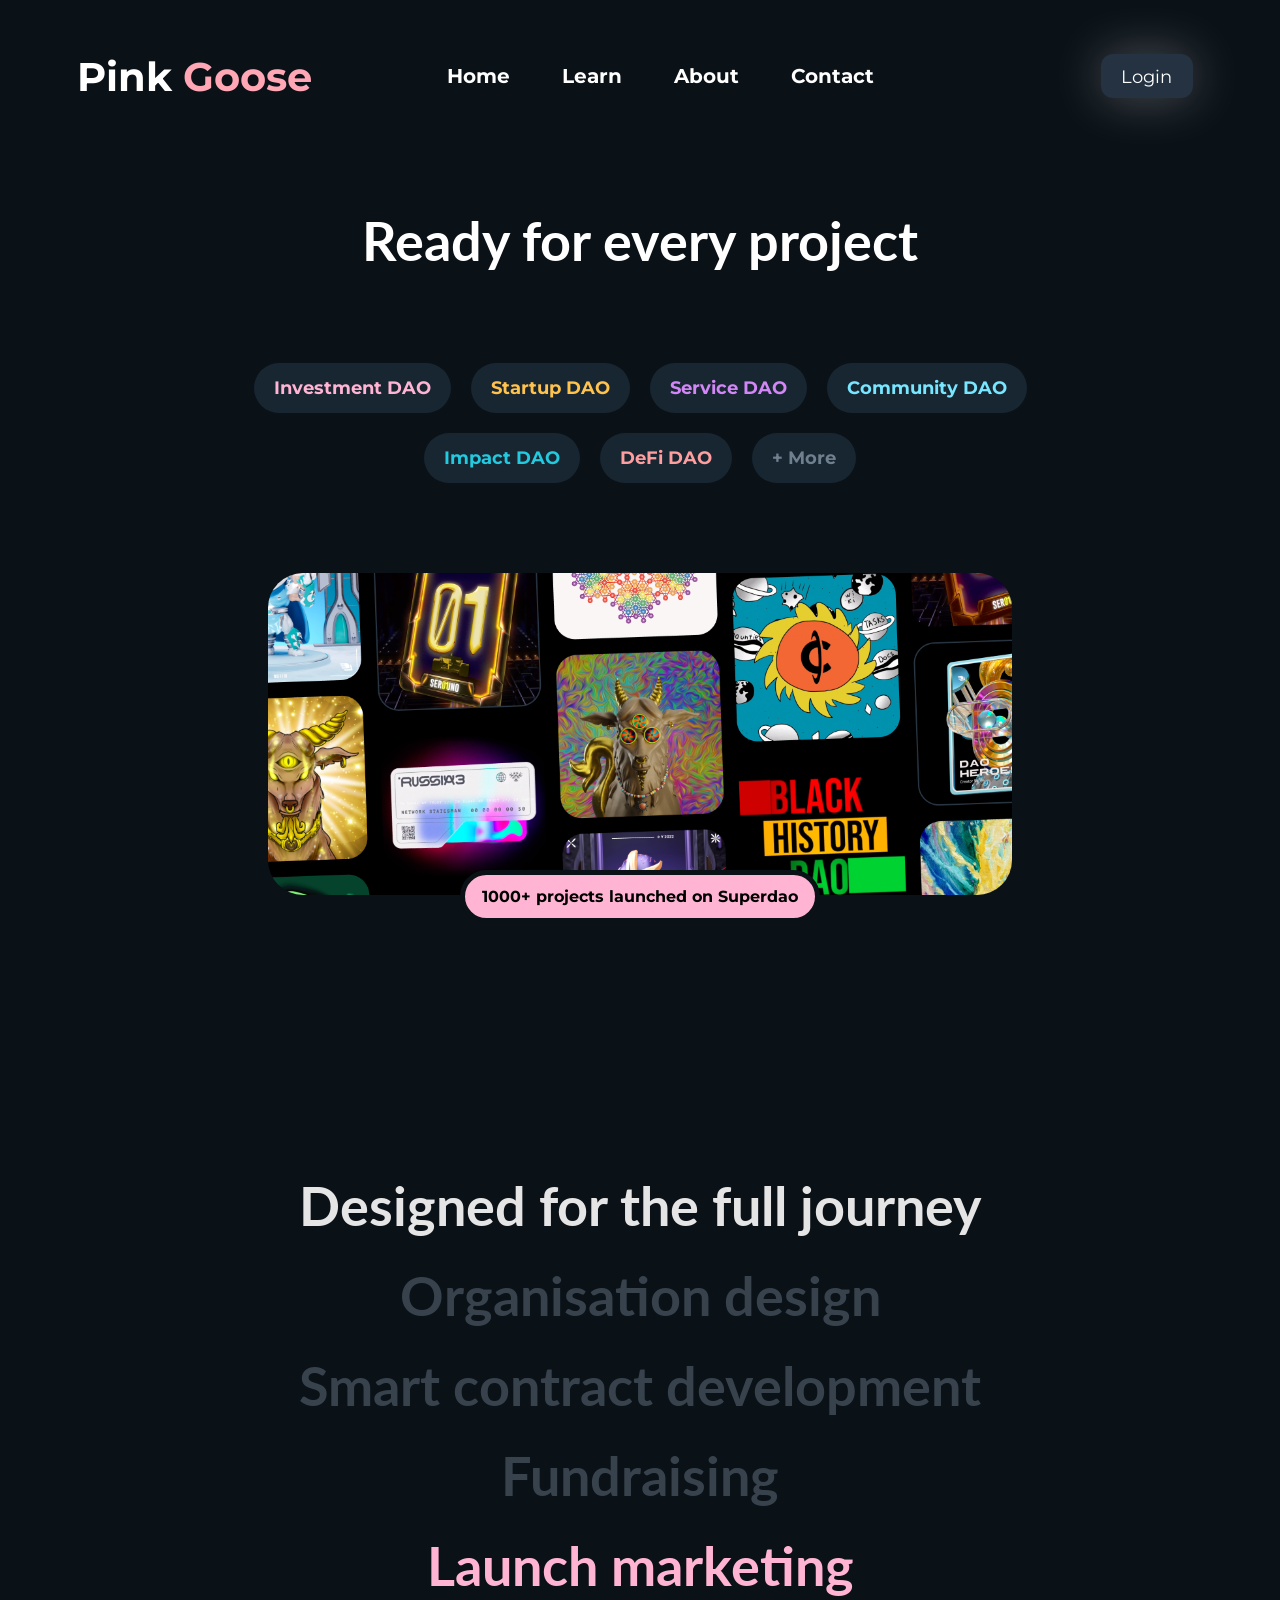
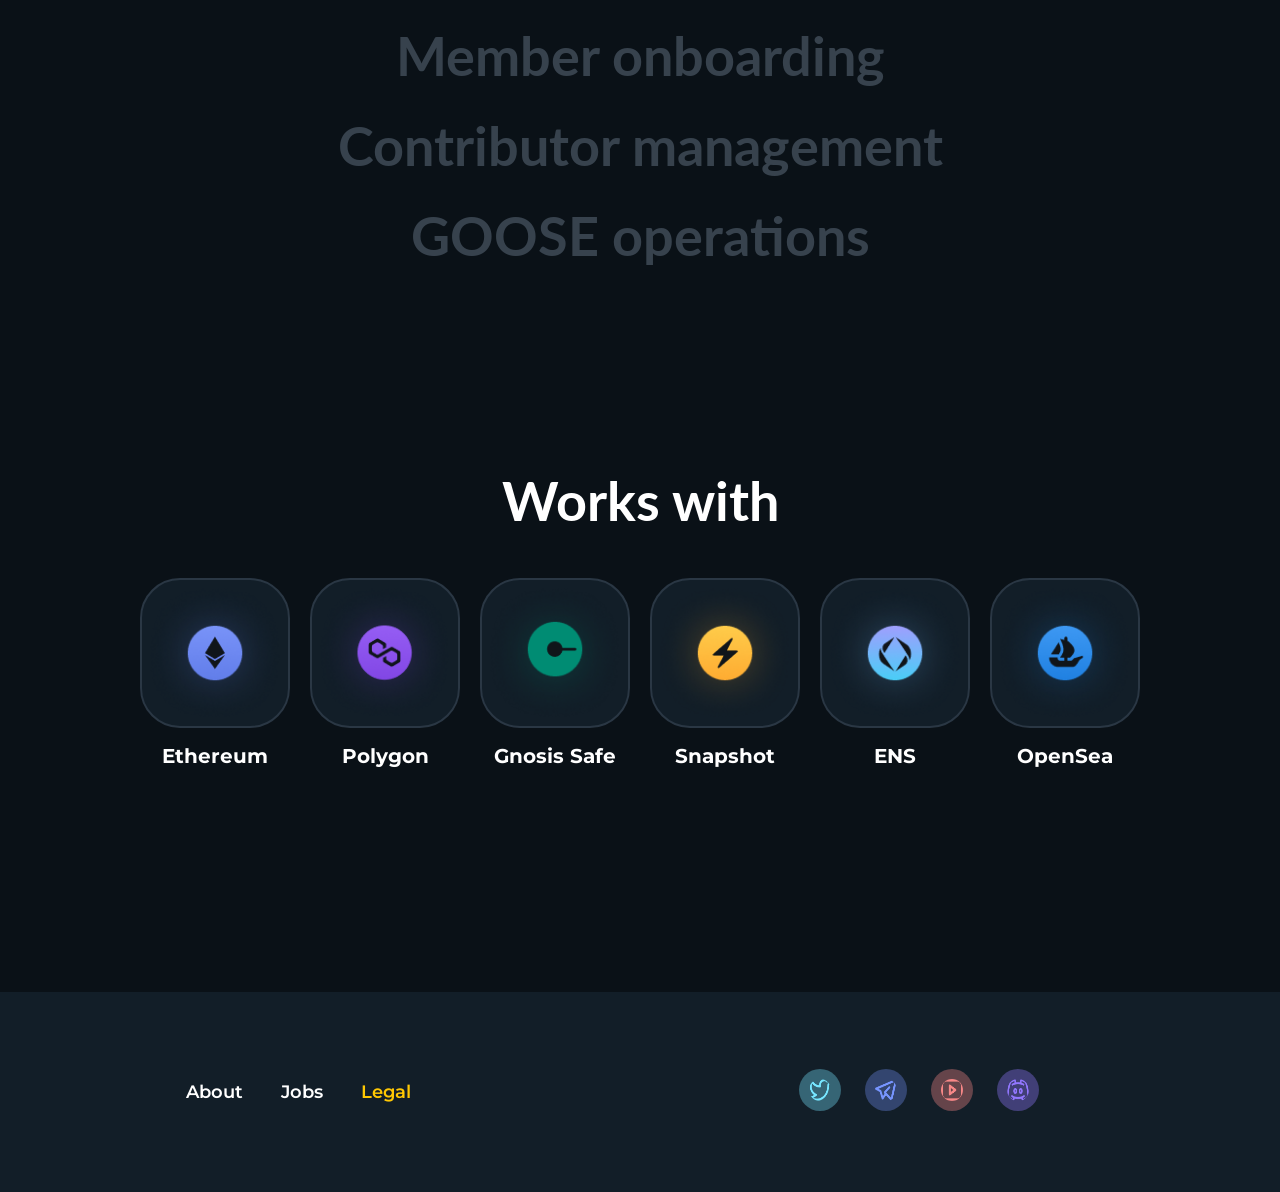
<file: learn.html>
<!DOCTYPE html>
<html lang="en">
<head>
    <meta charset="UTF-8">
    <meta name="viewport" content="width=device-width, initial-scale=1.0">
    <title>PinkGoose</title>
    <link rel="stylesheet" href="style.css">
    <link rel="preconnect" href="https://fonts.googleapis.com">
    <link rel="preconnect" href="https://fonts.gstatic.com" crossorigin>
    <link href="https://fonts.googleapis.com/css2?family=Lato:ital,wght@0,100;0,300;0,400;0,700;0,900;1,100;1,300;1,400;1,700;1,900&family=Montserrat:ital,wght@0,100..900;1,100..900&display=swap" rel="stylesheet">
</head>
<body>
    <div class=" page-margins">
        <header>
            <nav class="nav-links">
                <a href="" class="logo">Pink <span class="goose-pink">Goose</span></a>
                <div class="nav-buttons-group">
                    <a class="nav-buttons" href="index.html">Home</a>
                    <a class="nav-buttons" href="learn.html">Learn</a>
                    <a class="nav-buttons" href="about.html">About</a>
                    <a class="nav-buttons" href="contact.html">Contact</a>   
                </div>
                <a class="login-button" href="">Login</a>
            </nav>
        </header>
        <main>
            <section>
                <h2 class="h2-section1-text">Ready for every project</h2 >
                    <ul class="DAO-labels-container">
                        <li class="label-invest labels">Investment DAO</li>
                        <li class="label-startup labels">Startup DAO</li>
                        <li class="label-service labels">Service DAO</li>
                        <li class="label-community labels">Community DAO</li>
                        <li class="label-impact labels">Impact DAO</li>
                        <li class="label-deFi labels">DeFi DAO</li>
                        <li class="label-more labels">+ More</li>
                    </ul>
            </section>
            <section>
                <div class="projects">
                    <img class="projects-img" src="assets/projects-img.png" alt="projects-img">
                    <p class="projects-superdoa">1000+ projects launched on Superdao</p>
                </div>
                    <div class="backlight-superdoa"></div>
                <section class="the-journey">
                    <p class="designed-sentence sentences">Designed for the full journey</p>
                    <p class="organization-sentence sentences">Organisation design</p>
                    <p class="smart-sentence sentences">Smart contract development</p>
                    <p  class="fundraising-sentence sentences">Fundraising</p>
                    <p class="launch-sentence sentences">Launch marketing</p>
                    <p class="member-sentence sentences">Member onboarding</p>
                    <p class="contributor-sentence sentences">Contributor management</p>
                    <p class="goose-sentence sentences">GOOSE operations</p>
                </section>
            </section>
            <section class="works-with-sec">
                <h2 class="works-with">Works with</h2>
                <div class="backlight-blocks"></div>
                <div class="blocks">
                    <div>
                        <img class="block" src="assets/Icon_ethereum.png" alt="Ethereum icon">
                        <h3 class="block-label">Ethereum</h3>
                    </div>
                    <div>
                        <img class="block" src="assets/Icon_polygon.png" alt="Polygon icon">
                        <h3 class="block-label">Polygon</h3>
                    </div>
                    <div>
                        <img class="block" src="assets/Icon_gnosis-safe.png" alt="Gnosis Safe icon">
                        <h3 class="block-label">Gnosis Safe</h3>
                    </div>
                    <div>
                        <img class="block" src="assets/Icon_snapshot.png" alt="Snapshot icon">
                        <h3 class="block-label">Snapshot</h3>
                    </div>
                    <div>
                        <img class="block" src="assets/Avatar.png" alt="ENS icon">
                        <h3 class="block-label">ENS</h3>
                    </div>
                    <div>
                        <img class="block" src="assets/icon_opensea.png" alt="OpenSea icon">
                        <h3 class="block-label">OpenSea</h3>
                    </div>
                </div>
            </section>
        </main>
        <footer>
            <div class="footer-box">
                <nav class="nav-buttons-ft">
                    <a class="about-button-ft footer-button" href="about.html">About</a>
                    <a class="jobs-button-ft footer-button" href="">Jobs</a>
                    <a class="legal-button-ft footer-button" href="">Legal</a>
                </nav>
                <div class="socials">
                    <a class="x-img all-social-icons" href="https://x.com/"> <img src="assets/twitter-outline.png" alt="twitter icon"></a> 
                    <a class="msg-img all-social-icons" href="https://web.whatsapp.com/"> <img src="assets/message-outline.png" alt="messages icon"></a>
                    <a class="yt-img all-social-icons" href="https://www.youtube.com/"> <img src="assets/youtube-outline.png" alt="youtube icon"></a>
                    <a class="dc-img all-social-icons" href="https://discord.com/channels/@me"> <img src="assets/discord-outline.png" alt="discord icon"></a>
                </div>
            </div>
        </footer>
    </div>
</body>
</html>
</file>
<file: style.css>
* {
    padding: 0;
    box-sizing: border-box;
}

body {
    margin: 0;
    overflow-x: hidden;
    background-color: #0A1117;
    font-family: "Montserrat", Arial;
}

header {
    padding-top: 24px;
}

.page-margins {
    display: block;
    padding: 20px;
}

.logo {
    color: white;
    font-size: 40px;
    text-decoration: none;
    font-weight: bold;
}

.logo:hover {
    cursor: pointer;
}

.nav-links {
    display: flex;
    align-items: center;
    background-color: #0A1117;
    justify-content: space-around;
    flex-wrap: wrap;
    margin-bottom: 100px;
}

.nav-buttons-group {
    display: flex;
    justify-content: center;
    gap: 12px;
    flex-wrap: wrap;
}

.nav-buttons {
    border: none;
    background-color: transparent;
    color: white;
    padding: 20px;
    font-weight: bold;
    border-radius: 10px;
    transition: transform 0.25s ease, background-color 0.25s ease;
    font-size: 20px;
    text-decoration: none;
    display: inline-block;
}

.nav-buttons:hover {
    background-color: #3f4a55;
    transform: scale(1.1);
}

.login-button {
    border: none;
    background-color: #243241;
    color: white;
    padding: 12px;
    border-radius: 12px;
    width: 92px;
    height: 44px;
    filter: drop-shadow(0px 0px 25px #ffffff48);
    transition: transform 0.25s ease, background-color 0.25s ease, drop-shadow 0.25s ease;
    font-size: 18px;
    text-decoration: none;
    display: grid;
    place-items: center;
    margin: 10px;
    margin-left: 92px;
}

.login-button:hover {
    background-color: #3f4a55;
    cursor: pointer;
    transform: scale(1.2);
    filter: drop-shadow(0px 0px 20px #ffffff86);
}

.main-title-tekst {
    display: flex;
    text-align: center;
    justify-content: center;
    font-family: "Lato", Arial;
    max-width: 600px;
    font-size: 74px;
    margin: 0 auto;
    color: white;
}

.goose-pink {
    color:#ffa7b5
}

.hero-bio {
    display: flex;
    text-align: center;
    align-items: center;
    justify-content: center;
    color: white;
    font-size: 26px;
    max-width: 700px;
    margin: 0 auto;
    margin-top: 30px;
}

.get-started-button {
    display: flex;
    align-items: center;
    justify-content: center;
    margin: 80px auto;
    background-color: #CEAAFF;
    padding: 20px;
    border: none;
    border-radius: 16px;
    font-size: 20px;
    width: 200px;
    font-weight: bold;
    box-shadow: 0px 0px 20px #cdaaff73;
    transition: transform 0.25s ease, box-shadow 0.25s ease, background-color 0.25s ease;
    text-decoration: none;
    color: #10151A;
}

.get-started-button:hover {
    cursor: pointer;
    background-color: #dec7ff;
    transform: scale(1.1);
    box-shadow: 0px 0px 20px #cdaaff;
}

.arrows-img {
    display: flex;
    align-items: center;
    justify-content: center;
    margin: 80px auto;
    width: 75px;
    color: #F78787
}

.h2-section1-text {
    color: white;
    font-family: "Lato", Arial;
    display: flex;
    text-align: center;
    justify-content: center;
    font-weight: bold;
    margin-top: 0px;
    font-size: 54px;
}

.DAO-labels-container {
    display: flex;
    align-items: center;
    text-align: center;
    justify-content: center;
    margin: 80px auto;
    max-width: 800px;
    flex-wrap: wrap;
    list-style-type: none;
}

.labels {
    background-color:#182632;
    width: auto;
    padding-top: 14px;
    padding-bottom: 14px;
    padding-left: 20px;
    padding-right: 20px;
    border: none;
    border-radius: 100px;
    font-weight: bold;
    margin: 10px;
    transition: transform 0.2s ease, background-color 0.2s ease;
    font-size: 18px;
}

.label-invest {
    color: #FFB4D3;
}

.label-invest:hover {
    background-color:#3f4a55;
    transform: scale(1.1);
}

.label-startup {
    color: #FFC24C;
}

.label-startup:hover {
    background-color:#3f4a55;
    transform: scale(1.1);
}

.label-service {
    color: #D387F7;
}

.label-service:hover {
    background-color:#3f4a55;
    transform: scale(1.1);
}

.label-community {
    color: #77E6FF;
}

.label-community:hover {
    background-color:#3f4a55;
    transform: scale(1.1);
}

.label-impact {
    color: #23C9DE;
}

.label-impact:hover {
    background-color:#3f4a55;
    transform: scale(1.1);
}

.label-deFi {
    color: #FF9E9E;
}

.label-deFi:hover {
    background-color:#3f4a55;
    transform: scale(1.1);
}

.label-more {
    color: #707F8D;
}

.label-more:hover {
    background-color:#3f4a55;
    transform: scale(1.1);
}

.projects-img {
    display: block;
    margin: 80px auto;
    border-radius: 35px;
    max-width: 60%;
}

.projects {
    transition: transform 0.8s ease;
}

.projects:hover {
    transform: scale(1.15);
}

.projects-superdoa {
    background-color: #FFB4D3;
    border-radius: 100px;
    padding: 12px;
    font-weight: bold;
    border: 5px solid #0A1117;
    display: flex;
    align-items: center;
    text-align: center;
    justify-content: center;
    margin: auto;
    max-width: 360px;
    position: relative;
    margin-top: -105px;
    transition: background-color 0.2s ease;
}

.projects-superdoa:hover {
    background-color: #fed2e4;
}

.the-journey {
    margin-top: 250px;
    font-family: "Lato", Arial;
    font-weight: bold;
    font-size: 300%;
    text-align: center;
    font-size: 54px;
}

.sentences {
    display: flex;
    align-items: center;
    justify-content: center;
    margin: auto;
    margin: 25px;
    color: #37424D;
    transition: color 0.1s ease;
}

.sentences:hover {
    color: white;
}

.designed-sentence {
    color: #E5E5E5;
}

.launch-sentence {
    color: #FFB4D3;
}

.works-with-sec {
    margin-bottom: 200px;
}

.works-with {
    display: flex;
    justify-content: center;
    align-items: center;
    text-align: center;
    margin-top: 200px;
    color: white;
    font-family: "Lato", Arial;
    font-size: 54px;
}

.blocks {
    display: flex;
    justify-content: center;
    align-items: center;
    color: white;
    flex-wrap: wrap;
    gap: 20px;
    text-align: center;
}

.block {
    background-color: #121E28;
    width: 150px;
    height: 150px;
    border-radius: 40px;
    border: 2px solid #2A3744;
    transition: transform 0.2s ease, background-color 0.2s ease;
}

.block:hover {
    background-color:#3f4a55;
    transform: scale(1.1);
    border: 2px solid #677584;
}

.block-label {
    width: 100%;
    min-height: 48px;
    margin: 12px 0 0;
    font-size: 20px;
    color: white;
}

.team-sec {
    margin-bottom: 200px;
}

.help-at-every-step {
    display: flex;
    align-items: center;
    justify-content: center;
    text-align: center;
    color: white;
    font-size: 54px;
    font-family: "Lato", Arial;
}

.team-members {
    display: flex;
    align-items: center;
    justify-content: center;
    gap: 25px;
    flex-wrap: wrap;
}

.team-member {
    transition: transform 0.2s ease;
}

.team-member:hover {
    transform: scale(1.1);
}

.team-text {
    display: flex;
    align-items: center;
    justify-content: center;
    margin: 0 auto;
    font-size: 40px;
    font-family: "Lato", Arial;
    color: white;
    font-weight: bold;
    max-width: 850px;
    flex-wrap: wrap;
    gap: 28px;
    text-align: center;
    margin-top: 50px;
    margin-bottom: 50px;
}

.news-form-div {
    padding: 30px;
    color: white;
    border: 2px solid #2A3744;
    border-radius: 30px;
    flex-direction: column;
    display: flex;
    justify-self: center;
    margin-left: 10px;
    margin-bottom: 200px;
    background-color: #121E28;
    max-width: 1140px;
    width: 100%;
    margin-bottom: 200px;
}

.text-align-class {
    text-align: center;
}

.news-form-h2 {
    color: white;
    font-size: 54px;
    font-family: "Lato", Arial;
}

.Latest-news-h3 {
    font-size: 36px;
    color: #9AAFC3;
}

.row {
    display: flex;
    justify-content: center;
    gap: 12px;
}

.input-box {
    color: white;
    background-color: #10151A;
    border: 2px solid #2A3744;
    padding: 25px;
    border-radius: 16px;
    width: 100%;
    max-width: 506px;
    justify-self: left;
    font-size: 20px;
    font-weight: bold;
    margin-bottom: 20px;
    font-family: "monserrat", Arial;
}

.input-box::placeholder {
    color: #3D4C5B
}

.submit-button {
    padding: 20px;
    border-radius: 16px;
    background-color: #CEAAFF;
    max-width: 175px;
    max-height: 68px;
    height: 100%;
    width: 100%;
    height: auto;
    color: #10151A;
    font-weight: bold;
    font-size: 20px;
    border: none;
    transition: backround-color 0.2s ease, transform 0.2s ease;
}

.submit-button:hover {
    background-color: #dec7ff;
    cursor: pointer;
    transform: scale(1.1);
}

.press-and-pod-sec {
    margin-bottom: 200px;
}

.pos-h2-and-h3-press-and-pod-sec {
    display: flex;
    align-items: baseline;
    justify-content: space-between;
    max-width: 1323px;
    margin: 0 auto 24px;
}

.h2-press-and-pod-sec {
    color: white;
    font-size: 54px;
    font-family: "Lato", Arial;
}

.see-all {
    color: #8395A7;
    font-size: 22px;
    font-weight: bold;
    text-decoration: none;
    transition: transform 0.2s ease;
}

.see-all:hover { 
    transform: scale(1.1); 
}

.divs-container-press-sec {
    display: flex;
    justify-content: center;
    flex-wrap: wrap;
    gap: 60px;
    max-width: 1323px;
    margin: auto;
    color: #10151A;
}

.divs-container-pod-sec {
    display: flex;
    justify-content: center;
    flex-wrap: wrap;
    gap: 60px;
    max-width: 1323px;
    margin: auto;
    color: white;
}

.divs-press-sec {
    display: flex;
    flex-direction: column;
    align-items: flex-start;
    width: 100%;
    max-width: 361px;
    min-height: 382px;
    padding: 20px;
    border-radius: 20px;
}

.divs-pod-sec {
    display: flex;
    flex-direction: column;
    align-items: flex-start;
    width: 100%;
    max-width: 361px;
    min-height: 334px;
    padding: 20px;
    border-radius: 20px;
    border: 2px solid #2A3744;
    background-color: #121E28;
}

.decrypt {
    background-color: #77E6FF;
}

.blockworks { 
    background-color: #E2C1F9; 
}

.techcrunch { 
    background-color: #DBE268; 
}

.divs-h3 {
    font-size: 22px;
    font-weight: bold;
}

.divs-h3-decrypt {
    margin-top: 10px;
    margin-bottom: 10px;
}

.divs-h3-blockworks {
    margin-top: 27px;
    margin-bottom: 10px;
}

.divs-h3-techcrunch {
    margin-top: 26px;
    margin-bottom: 10px;
}

.divs-p-press-sec {
    margin: 0;
    font-size: 17px;
    font-weight: 550;
}

.divs-p-pod-sec {
    margin: 0;
    font-size: 17px;
    font-weight: 550;
    color: #E2E2E2;
}

.divs-read {
    color: inherit;
    text-decoration: none;
    font-weight: bold;
    margin-top: auto;
    transition: transform 0.2s ease;
    padding: 6px;
}

.divs-read:hover { 
    transform: scale(1.1); 
}

.contact-hero {
    margin: 0 auto;
    text-align: center;
    margin-bottom: 150px;
}

.contact-h2 {
    font-family: "Lato", Arial;
    font-size: 54px;
    font-weight: bold;
    color: #E5E5E5;
}

.contact-h3 {
    font-family: "Lato", Arial;
    font-size: 48px;
    color: #5A6C7E;
    font-weight: bold;
}

.contact-options {
    display: flex;
    justify-content: center;
    gap: 26px;
    flex-wrap: wrap;
}

.contact-card {
    display: flex;
    align-items: center;
    justify-content: center;
    flex-wrap: wrap;
    gap: 24px;
    max-width: 280px;
    width: 100%;
    min-height: 84px;
    padding: 20px;
    border-radius: 16px;
    text-decoration: none;
    transition: transform 0.2s ease;
}

.contact-card:hover {
    transform: scale(1.1)
}

.telegram-card {
    background-color: #FFC803;
    color: #4D3705;
    box-shadow: 0px 0px 20px #ffc80380;
}

.email-card {
    background-color: #E2C1F9;
    color: #40354B;
    box-shadow: 0px 0px 20px #e2c1f975;
}

.contact-icon {
    width: 48px;
    height: 48px;
    background-color: rgba(0, 0, 0, 0.099);
    padding: 10px;
    border-radius: 8px;
}

.contact-copy {
    display: flex;
    flex-direction: column;
    text-align: left;
    gap: 2px;
}

.contact-label {
    margin: 0;
    font-size: 20px;
    font-weight: bold;
}

.contact-handle {
    margin: 0;
    font-size: 16px;
    font-weight: 500;
}

/* only about page */

.our-hero-h2 {
    color: white;
    justify-self: center;
    display: flex;
    text-align: center;
    margin-top: 100px;
    margin-bottom: 100px;
    font-size: 54px;
    font-family: "Lato", Arial;
}

.our-hero-divs {
    gap: 50px;
    flex-direction: row;
    display: flex;
    justify-content: center;
    flex-wrap: wrap;
    color: #10151a;
    margin-bottom: 200px;
}

.our-hero-div {
    background-color: #FFB4D3;
    max-width: 352px;
    width: 100%;
    padding: 20px;
    border-radius: 16px;
}

.contact-img-team {
    justify-self: center;
    display: flex;
}

.team-member-name {
    font-size: 22px;
    margin: 0px;
    margin-top: 20px;
}

.team-member-role {
    font-size: 17px;
    font-weight: 550;
}

.contact-button {
    justify-self: right;
    display: flex;
    color: #10151a;
    font-weight: bold;
    font-size: 16px;
    text-decoration: none;
    transition: transform 0.2s;
}

.contact-button:hover {
    transform: scale(1.1);
}

.contact-form-div {
    max-width: 942px;
    width: 100%;
    background-color: #121E28;
    display: flex;
    margin: 0 auto;
    align-items: center;
    text-align: left;
    padding: 50px;
    border-radius: 20px;
    flex-direction: column;
    margin-bottom: 100px;
}

.contact-form-h2 {
    font-family: "Lato", Arial;
    color: #ffffff;
    font-size: 54px;
    margin-right: 75px;
}

.select-box {
    color: #ffffff;
    background-color: #10151A;
    border: 2px solid #2A3744;
    padding: 25px;
    border-radius: 16px;
    width: 100%;
    max-width: 506px;
    justify-self: left;
    font-size: 20px;
    font-weight: bold;
    margin-bottom: 20px;
}

.select-box:invalid {
    color: #3D4C5B;
}

.select-box option {
    color: #3D4C5B;
    background-color: #10151A;
    font-weight: bold;
}

.send-button {
    align-self: flex-end;
}

.footer-box {
    display: flex;
    background-color: #121E28;
    height: 200px;
    display: flex;
    justify-content: space-around;
    align-items: center;
    padding: 30px;
    margin-bottom: -50px;
    margin-left: -30px;
    margin-right: -30px;
}

.footer-button {
    border-radius: 10px;
    border: none;
    background-color: transparent;
    font-weight: 600;
    font-size: large;
    padding: 12px;
    margin: 5px;
    display: inline-block;
    transition: transform 0.25s ease, background-color 0.25s ease;
    text-decoration: none;
    color: white;
}

.footer-button:hover {
    cursor: pointer;
    background-color: #3f4a55;
    transform: scale(1.1);
}

.legal-button-ft {
    color: #FFC803;
}

.socials {
    margin: 5%;
}

.all-social-icons img {
    display: block;
    border-radius: 50%;
    padding: 10px;
    margin: 10px;
    width: 42px;
    height: 42px;
    transition: transform 0.3s ease, background-color 0.25s ease;
}

.all-social-icons {
    display: inline-block;
}

.x-img img {
    background-color: #77e6ff5b;
}

.x-img img:hover {
    transform: scale(1.25);
    background-color: #9eedffa8;
}

.msg-img img {
    background-color: #7795ff54;
}

.msg-img img:hover {
    transform: scale(1.25);
    background-color: #9db2ffaf;
}

.yt-img img {
    background-color: #f787875d;
}

.yt-img img:hover {
    transform: scale(1.25);
    background-color: #fe9f9fb0;
}

.dc-img img {
    background-color: #9277ff5e;
}

.dc-img img:hover {
    transform: scale(1.25);
    background-color: #b19effae;
}
</file>
